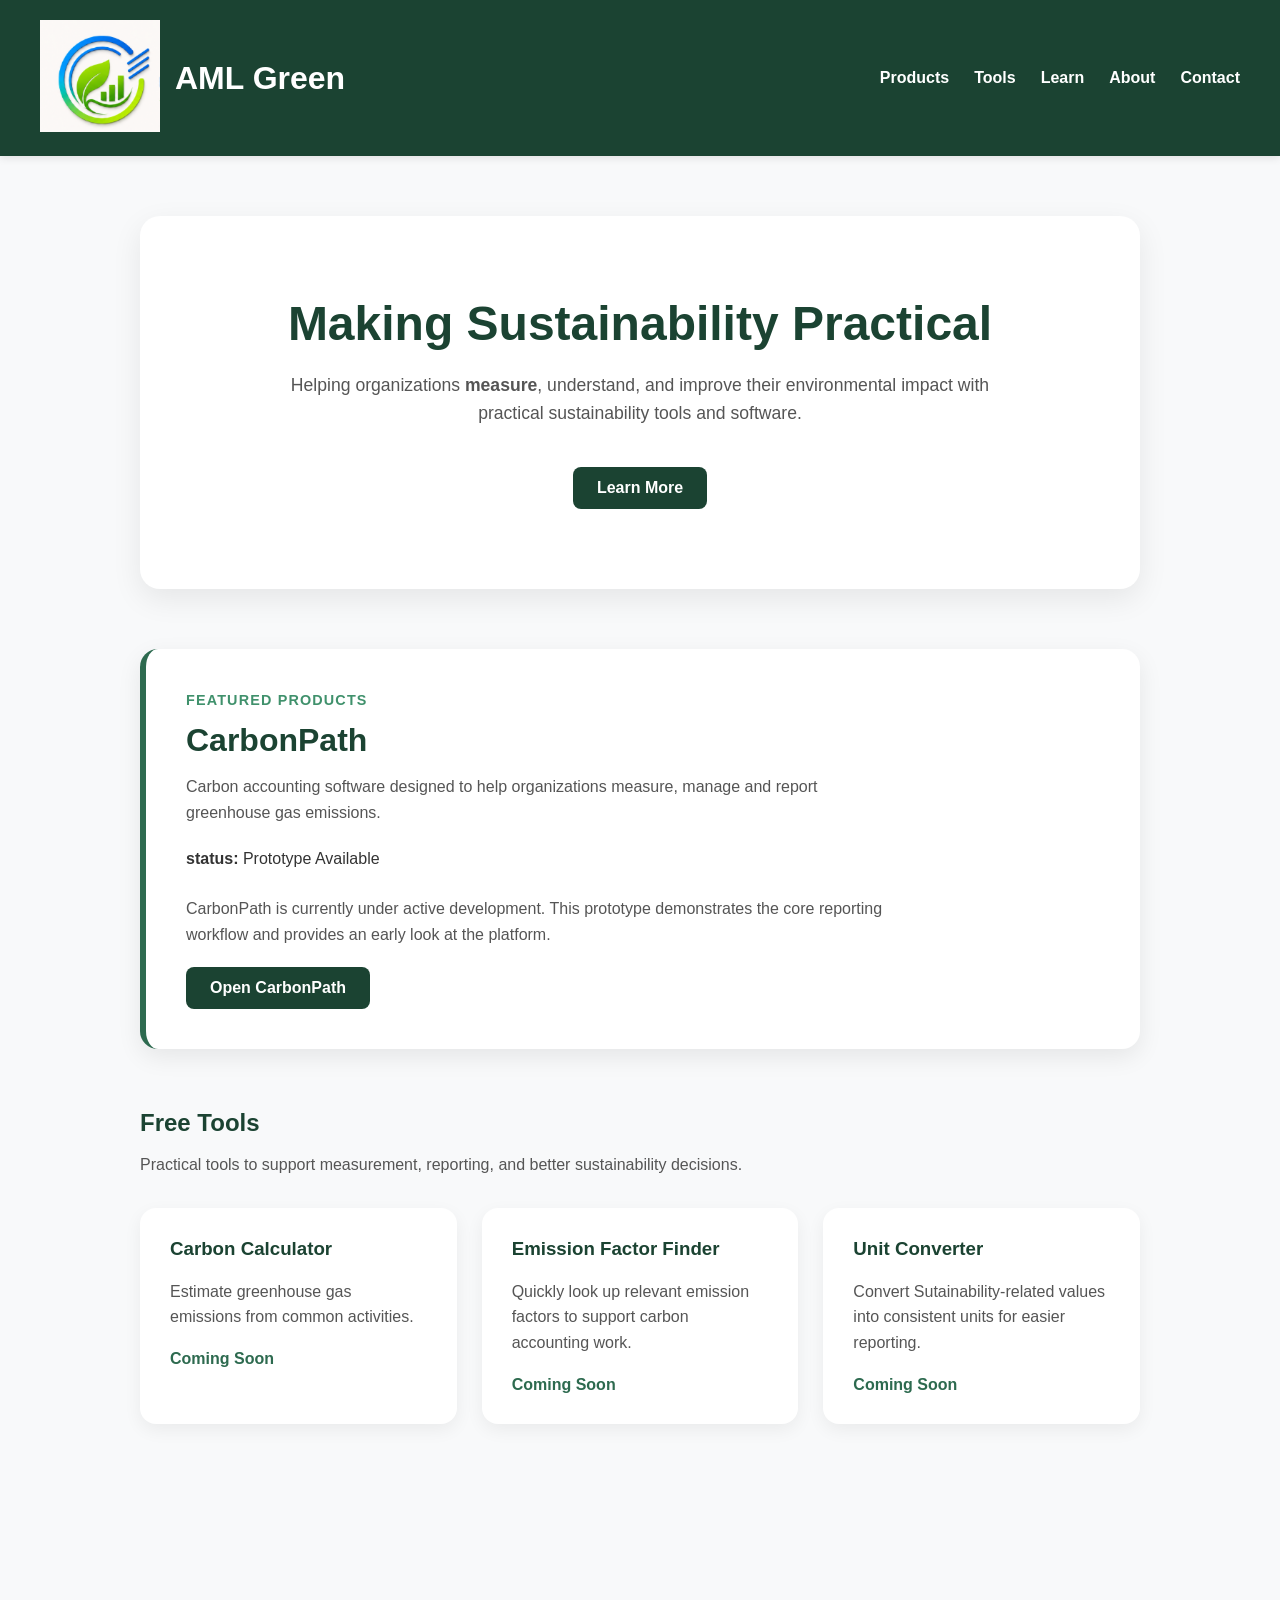
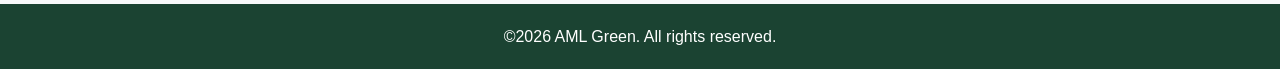
<file: index.html>
<!DOCTYPE html>
<html lang="en">
  
  <head>
    <meta charset="UTF-8">
    <meta name="viewport" content="width=device-width, initial-scale=1.0">
    <link rel="icon" type="image/x-icon" href="images/favicon.ico">
    <link rel="apple-touch-icon" sizes="180x180" href="images/apple-touch-icon.png">
<link rel="icon" type="image/png" sizes="32x32" href="images/favicon-32x32.png">
<link rel="icon" type="image/png" sizes="16x16" href="images/favicon-16x16.png">
<link rel="manifest" href="images/site.webmanifest">
    <title>AML Green</title>
    <link rel="stylesheet" href="style.css">
  </head>
  <body>
    <header>
      
      <!---WEBSITE LOGO STARTS HERE-->
      <div class="logo-container">
      <a href="index.html">
      <img src="images/logo.png" alt="AML logo">
      </a>
      <h1>AML Green</h1>
      </div>
      <!--navigation-->
    <nav aria-label="Main navigation">
      <ul>
        <li><a href="pages/products.html">Products</a></li>
        <li><a href="pages/tools.html">Tools</a></li>
        <li><a href="pages/learn.html">Learn</a></li>
        <li><a href="pages/about.html">About</a></li>
        <li><a href="pages/contact.html">Contact</a></li>
      </ul>
    </nav>
    </header>
    <main class="homepage"><!--main page content-->
    <!--Hero Section-->
      <section class="hero">
        <div class="container hero-content">
      <h2 class="hero-title">Making Sustainability Practical</h2>
      <p class="hero-text">Helping organizations <strong>measure</strong>, understand, and improve their environmental impact with practical sustainability tools and software.
      </p>
      <a href="pages/about.html" class="btn hero-btn">Learn More</a>
        </div>
      </section>

      <!--Feature product preview-->
      <section class="carbonpath-preview">
        <div class="container">
        <div class="feature-card">
          <p class="section-label">Featured Products</p>
        <h2 class="feature-title">CarbonPath</h2>
        <p class="feature-text">Carbon accounting software designed to help organizations measure, manage and report greenhouse gas emissions.</p>    
         <p class="product-status"><strong>status:</strong> Prototype Available</p>
          <p class="feature-text">CarbonPath is currently under active development. This prototype demonstrates the core reporting workflow and provides an early look at the platform.</p>
        <a href="https://carbonpath-architect-aw3v.bolt.host" class="btn feature-btn" target="_blank" rel="noopener noreferrer">Open CarbonPath</a>
        </div>
        </div>
        </section>

      <!--Free tools preview-->
      <section class="tools-preview">
        <div class="container">
          <div class="section-heading">
        <h2>Free Tools</h2>
            <p>Practical tools to support measurement, reporting, and better sustainability decisions.</p>
          </div>

          <div class="tool-cards">
            <article class="tool-card">
              <h3>Carbon Calculator</h3>
              <p>Estimate greenhouse gas emissions  from common activities.</p>
              <a href="pages/tools/carbon-calculator.html" class="tool-link">Coming Soon</a>
            </article>

            <article class="tool-card">
              <h3>Emission Factor Finder</h3>
              <p>Quickly look up relevant emission factors to support carbon accounting work.</p>
              <a href="pages/tools/emissions-factors.html" class="tool-link">Coming Soon</a>
            </article>

            <article class="tool-card">
              <h3>Unit Converter</h3>
              <p>Convert Sutainability-related values into consistent units for easier reporting.</p>
              <a href="pages/tools/unit-converter.html" class="tool-link">Coming Soon</a>
            </article>
          </div>
        </div>
      </section>
    </main>
    <footer><p>&copy;2026 AML Green. All rights reserved.</p></footer>
    <script src="script.js"></script>
  </body>
</html>
</file>
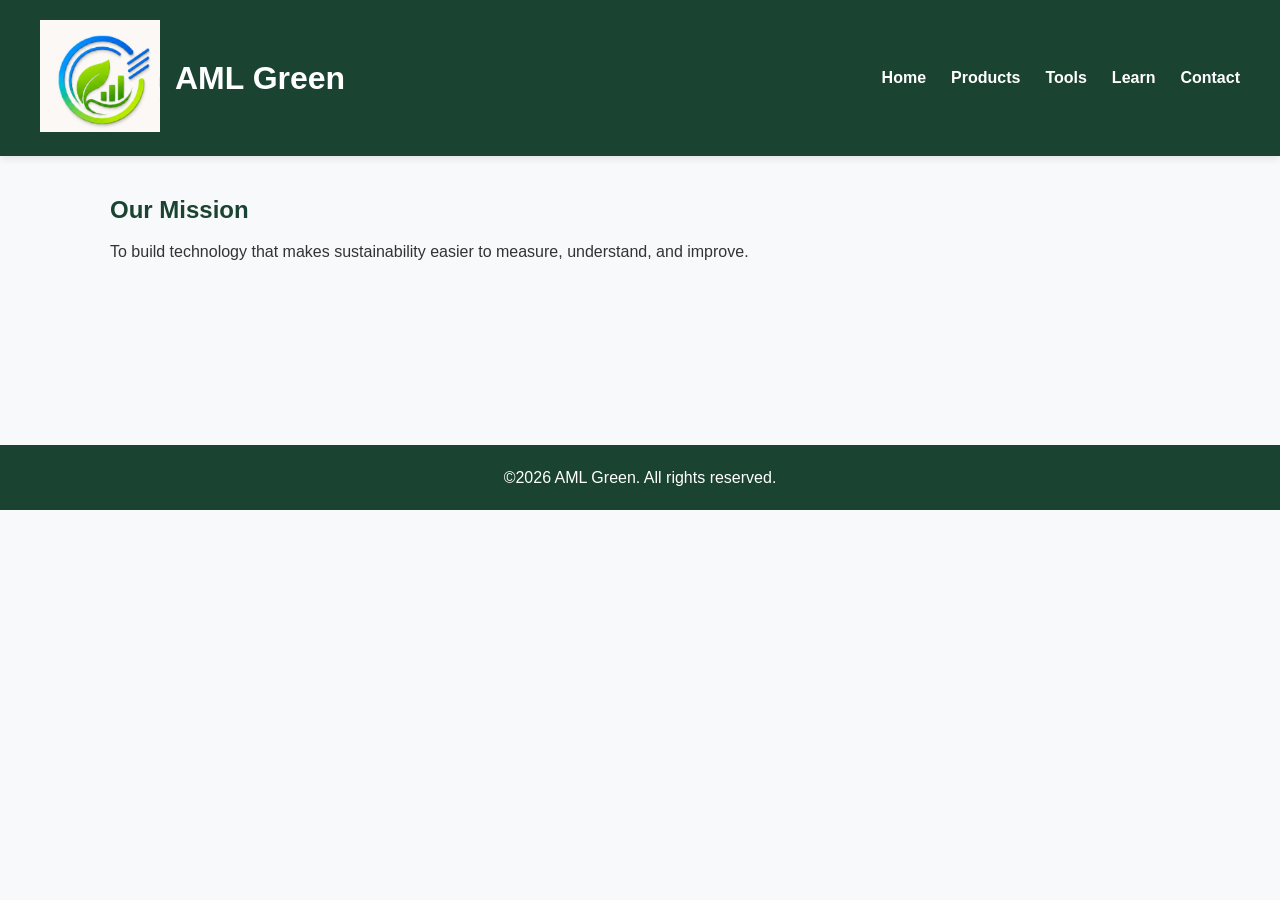
<file: pages/about.html>
<!DOCTYPE html>
<html lang="en">
  <head>
    <meta charset="UTF-8">
    <meta name="viewport" content="width=device-width, initial-scale=1.0">
    <link rel="icon" type="image/x-icon" href="../images/favicon.ico">
    <link rel="apple-touch-icon" sizes="180x180" href="../images/apple-touch-icon.png">
<link rel="icon" type="image/png" sizes="32x32" href="../images/favicon-32x32.png">
<link rel="icon" type="image/png" sizes="16x16" href="../images/favicon-16x16.png">
<link rel="manifest" href="../images/site.webmanifest">
    <title>AML Green</title>
    <link rel="stylesheet" href="../style.css">
  </head>
  <body>
    <header>
      <!--website logo comes under here-->
      <div class="logo-container">
        <a href="../index.html">
          <img src="../images/logo.png" alt="AML Green logo">
        </a>
        <h1>AML Green</h1>
      </div>
      <!--navigation-->
      <nav aria-label="Main navigation">
        <ul>
          <li><a href="../index.html">Home</a></li>
          <li><a href="products.html">Products</a></li>
          <li><a href="tools.html">Tools</a></li>
          <li><a href="learn.html">Learn</a></li>
          <li><a href="contact.html">Contact</a></li>
        </ul>
      </nav>
    </header>
    <main>
      <section>
        <h2>Our Mission</h2>
        <p>To build technology that makes sustainability easier to measure, understand, and improve.</p>
      </section>
    </main>
    <footer>
      <p>&copy;2026 AML Green. All rights reserved.</p>
      <script src="../script.js"></script>
    </footer>
  </body>
</html>
</file>
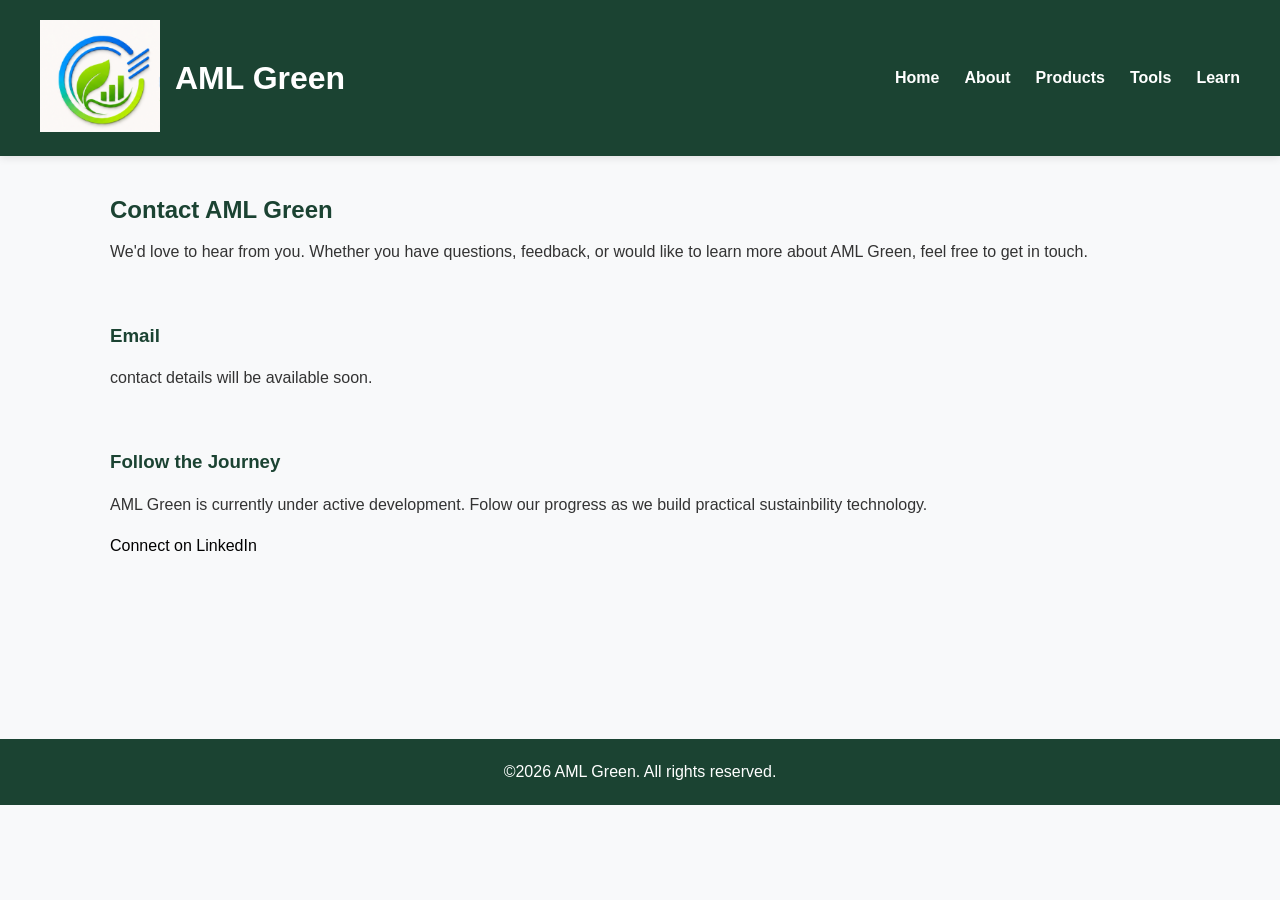
<file: pages/contact.html>
<!DOCTYPE html>
<html lang="en">
  <head>
   <meta charset="UTF-8">
    <meta name="viewport" content="width=device-width, initial-scale=1.0">
     <link rel="icon" type="image/x-icon" href="../images/favicon.ico">
    <link rel="apple-touch-icon" sizes="180x180" href="../images/apple-touch-icon.png">
<link rel="icon" type="image/png" sizes="32x32" href="../images/favicon-32x32.png">
<link rel="icon" type="image/png" sizes="16x16" href="../images/favicon-16x16.png">
<link rel="manifest" href="../images/site.webmanifest">
    <title>AML Green</title>
    <link rel="stylesheet" href="../style.css">
  </head>
  
  <body>
    <header>
      <!---WEBSITE LOGO STARTS HERE-->
      <div class="logo-container">
      <a href="../index.html">
      <img src="../images/logo.png" alt="AML Green logo">
      </a>
      <h1>AML Green</h1>
      </div>
      <!--navigation-->
    <nav aria-label="Main navigation">
      <ul>
        <li><a href="../index.html">Home</a></li>
         <li><a href="about.html">About</a></li>
        <li><a href="products.html">Products</a></li>
        <li><a href="tools.html">Tools</a></li>
        <li><a href="learn.html">Learn</a></li>
      </ul>
    </nav>
    </header>
    
    <main>
     <!--main page content-->
    <section>
     <h2>Contact AML Green</h2>
      <p>We'd love to hear from you. Whether you have questions, feedback, or would like to learn more about AML Green, feel free to get in touch.</p>
    </section>
      
      <section>
        <h3>Email</h3>
        <p>contact details will be available soon.</p>
         </section>
      
        <section>
          <h3>Follow the Journey</h3>
          <p>AML Green is currently under active development. Folow our progress as we build practical sustainbility technology.</p>

          <p><a href="https://www.linkedin.com/in/andronica-l-2309133a3" target="_blank" rel="noopener noreferrer">Connect on LinkedIn</a></p>
        </section>
    </main>
    
    <footer>
      <p>&copy;2026 AML Green. All rights reserved.</p>
      <script src="../script.js"></script>
    </footer>
  </body>
</html>
</file>
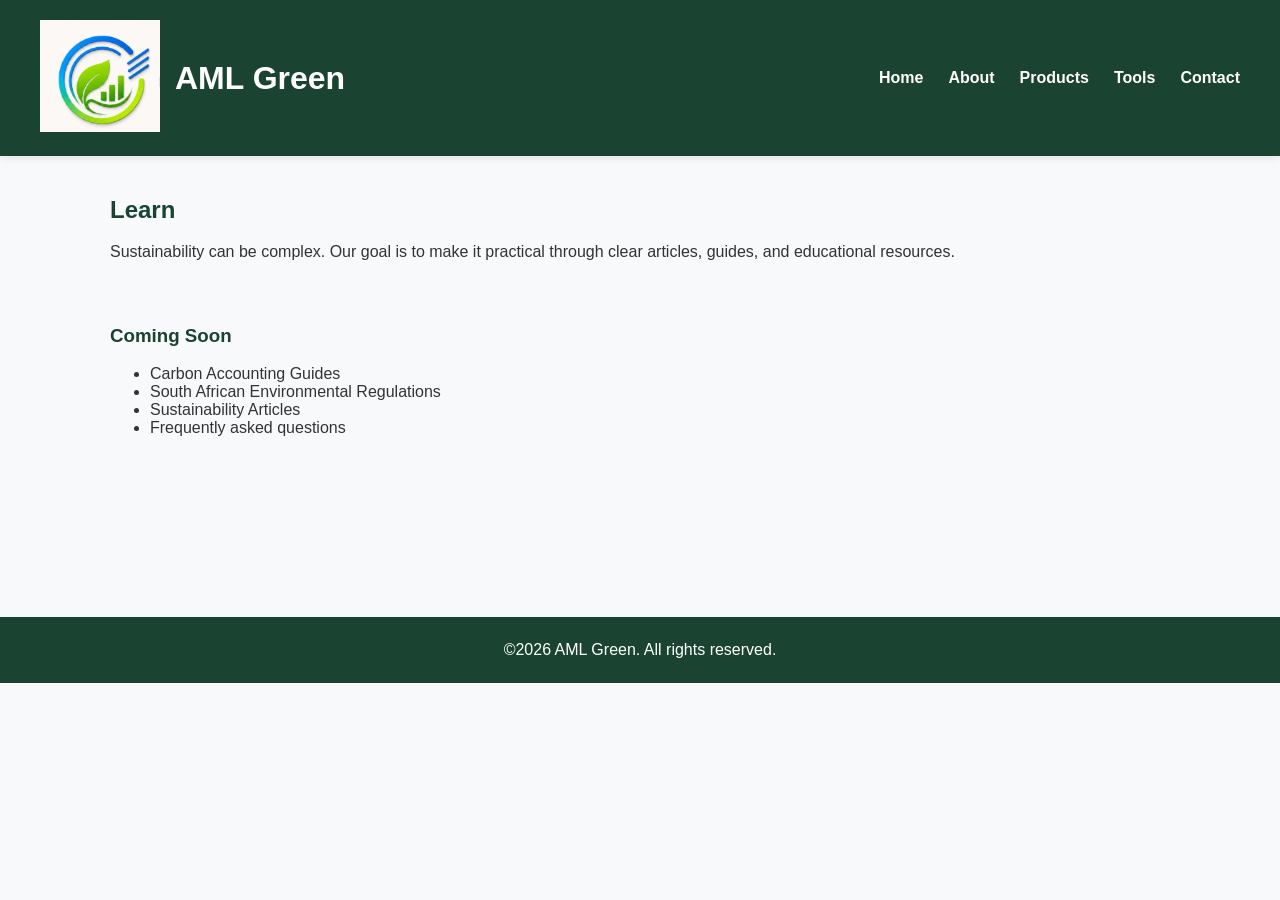
<file: pages/learn.html>
<!DOCTYPE html>
<html lang="en">
  <head>
   <meta charset="UTF-8">
    <meta name="viewport" content="width=device-width, initial-scale=1.0">
     <link rel="icon" type="image/x-icon" href="../images/favicon.ico">
    <link rel="apple-touch-icon" sizes="180x180" href="../images/apple-touch-icon.png">
<link rel="icon" type="image/png" sizes="32x32" href="../images/favicon-32x32.png">
<link rel="icon" type="image/png" sizes="16x16" href="../images/favicon-16x16.png">
<link rel="manifest" href="../images/site.webmanifest">
    <title>AML Green</title>
    <link rel="stylesheet" href="../style.css">
  </head>
  
  <body>
    <header>
      <!---WEBSITE LOGO STARTS HERE-->
      <div class="logo-container">
      <a href="../index.html">
      <img src="../images/logo.png" alt="AML Green logo">
      </a>
      <h1>AML Green</h1>
      </div>
      <!--navigation-->
    <nav aria-label="Main navigation">
      <ul>
        <li><a href="../index.html">Home</a></li>
        <li><a href="about.html">About</a></li>
        <li><a href="products.html">Products</a></li>
        <li><a href="tools.html">Tools</a></li>
        <li><a href="contact.html">Contact</a></li>
      </ul>
    </nav>
    </header>
    
    <main>
     <!--main page content-->
    <section>
      <h2>Learn</h2>
      <p>Sustainability can be complex. Our goal is to make it practical through clear articles, guides, and educational resources.</p>
    </section>
      <section>
        <h3>Coming Soon</h3>
        <ul>
          <li>Carbon Accounting Guides</li>
          <li>South African Environmental Regulations</li>
          <li>Sustainability Articles</li>
          <li>Frequently asked questions</li>
        </ul>
      </section>
    </main>
    
    <footer>
      <p>&copy;2026 AML Green. All rights reserved.</p>
      <script src="../script.js"></script>
    </footer>
  </body>
</html>
</file>
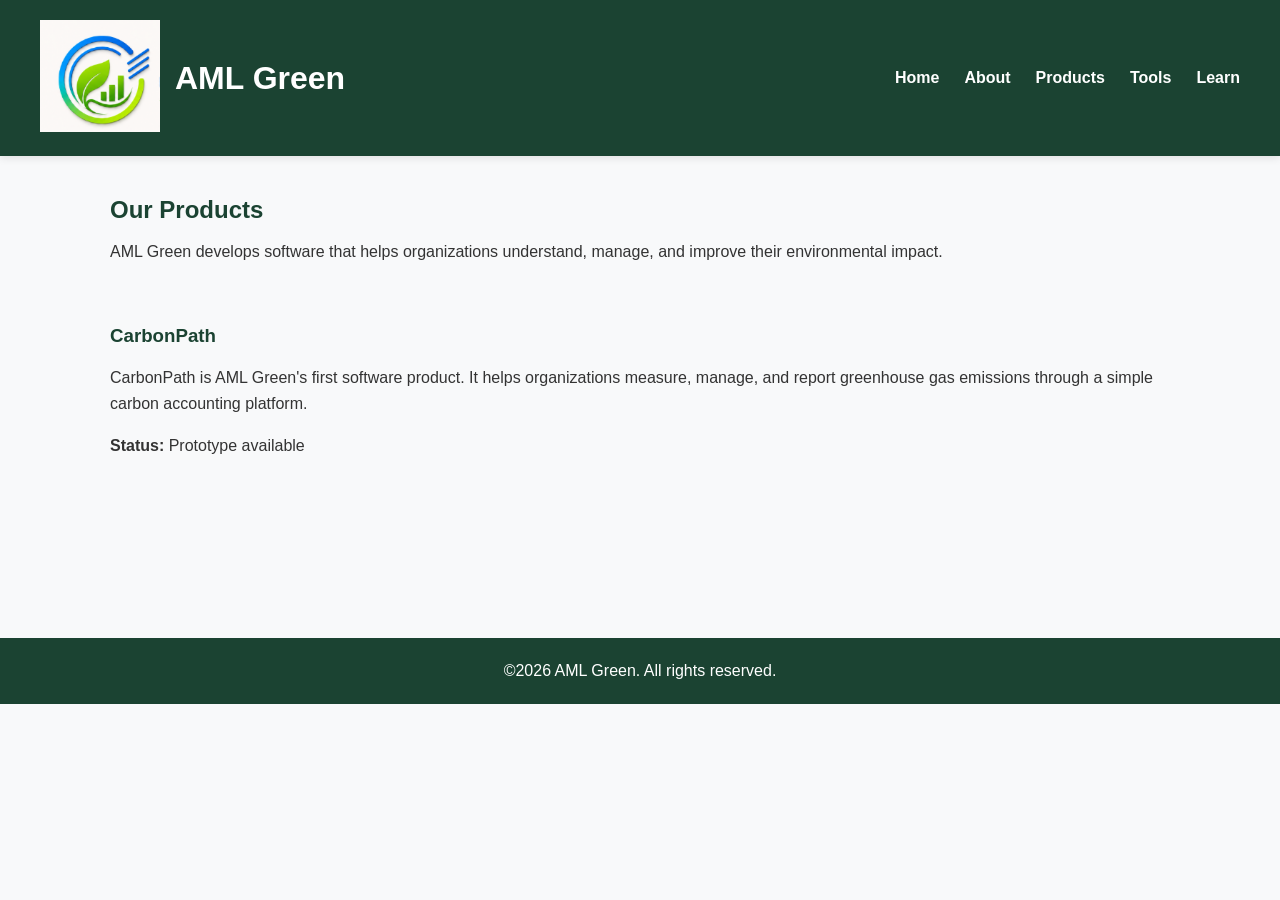
<file: pages/products.html>
<!DOCTYPE html>
<html lang="en">
  <head>
   <meta charset="UTF-8">
    <meta name="viewport" content="width=device-width, initial-scale=1.0">
     <link rel="icon" type="image/x-icon" href="../images/favicon.ico">
    <link rel="apple-touch-icon" sizes="180x180" href="../images/apple-touch-icon.png">
<link rel="icon" type="image/png" sizes="32x32" href="../images/favicon-32x32.png">
<link rel="icon" type="image/png" sizes="16x16" href="../images/favicon-16x16.png">
<link rel="manifest" href="../images/site.webmanifest">
    <title>AML Green</title>
    <link rel="stylesheet" href="../style.css">
  </head>
  
  <body>
    <header>
      <!---WEBSITE LOGO STARTS HERE-->
      <div class="logo-container">
      <a href="../index.html">
      <img src="../images/logo.png" alt="AML Green logo">
      </a>
      <h1>AML Green</h1>
      </div>
      <!--navigation-->
    <nav aria-label="Main navigation">
      <ul>
        <li><a href="../index.html">Home</a></li>
        <li><a href="about.html">About</a></li>
        <li><a href="products.html">Products</a></li>
        <li><a href="tools.html">Tools</a></li>
        <li><a href="learn.html">Learn</a></li>
      </ul>
    </nav>
    </header>
    
    <main>
     <!--main page content-->
    <section>
      <h2>Our Products</h2>
    <p>AML Green develops software that helps organizations understand, manage, and improve their environmental impact.</p>
    </section>
      <section> 
        <h3>CarbonPath</h3>
      <p>CarbonPath is AML Green's first software product. It helps organizations measure, manage, and report greenhouse gas emissions through a simple carbon accounting platform.</p>

        <p><strong>Status:</strong> Prototype available</p>
      </section>
    </main>
    
    <footer>
      <p>&copy;2026 AML Green. All rights reserved.</p>
      <script src="../script.js"></script>
    </footer>
  </body>
</html>
</file>
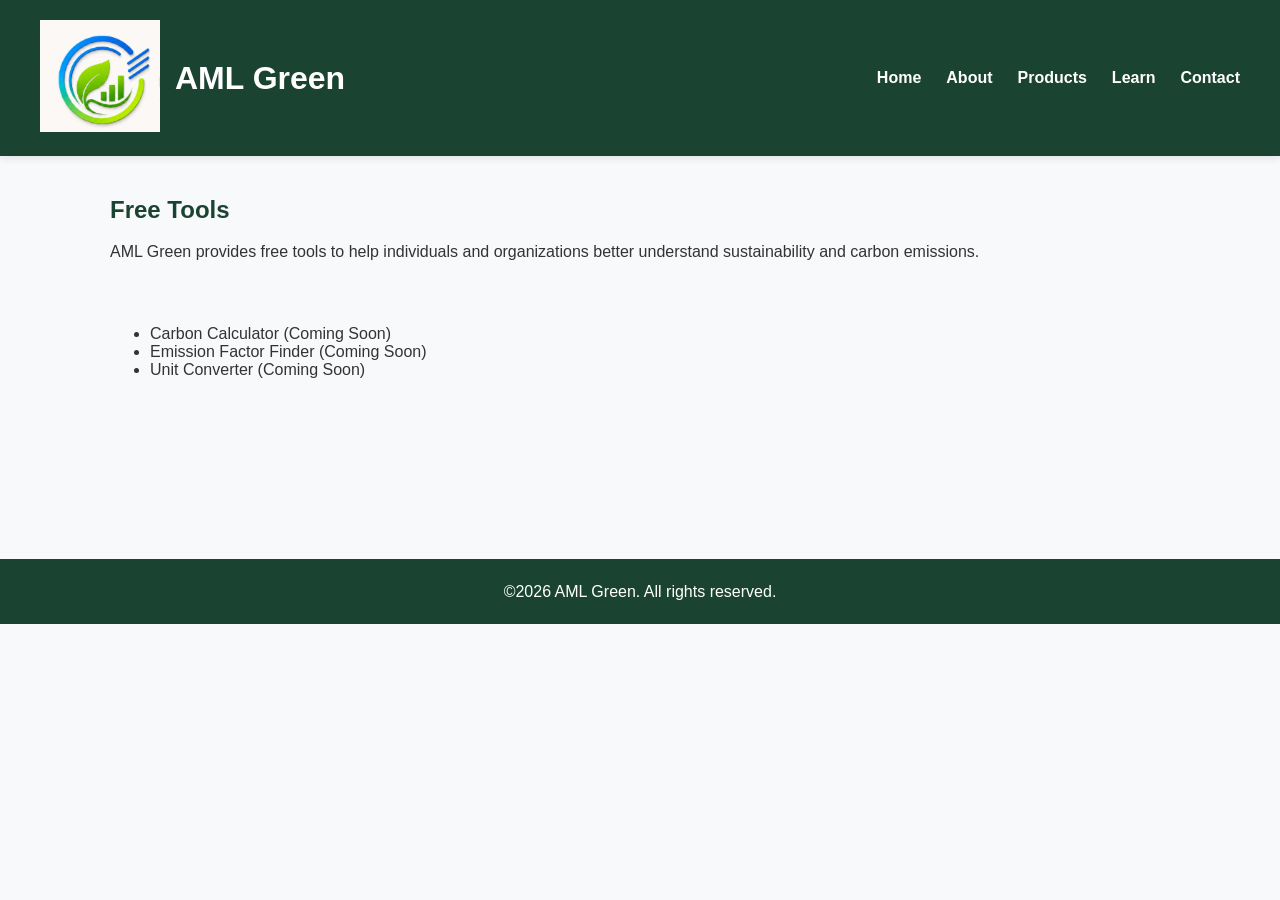
<file: pages/tools.html>
<!DOCTYPE html>
<html lang="en">
  <head>
   <meta charset="UTF-8">
    <meta name="viewport" content="width=device-width, initial-scale=1.0">
    <link rel="icon" type="image/x-icon" href="../images/favicon.ico">
    <link rel="apple-touch-icon" sizes="180x180" href="../images/apple-touch-icon.png">
<link rel="icon" type="image/png" sizes="32x32" href="../images/favicon-32x32.png">
<link rel="icon" type="image/png" sizes="16x16" href="../images/favicon-16x16.png">
<link rel="manifest" href="../images/site.webmanifest">
    <title>AML Green</title>
    <link rel="stylesheet" href="../style.css">
  </head>
  
  <body>
    <header>
      <!---WEBSITE LOGO STARTS HERE-->
      <div class="logo-container">
      <a href="../index.html">
      <img src="../images/logo.png" alt="AML Green logo">
      </a>
      <h1>AML Green</h1>
      </div>
      <!--navigation-->
    <nav aria-label="Main navigation">
      <ul>
        <li><a href="../index.html">Home</a></li>
         <li><a href="about.html">About</a></li>
        <li><a href="products.html">Products</a></li>
        <li><a href="learn.html">Learn</a></li>
        <li><a href="contact.html">Contact</a></li>
      </ul>
    </nav>
    </header>
    
    <main>
     <!--main page content-->
    <section>
        <h2>Free Tools</h2>
        <p>
            AML Green provides free tools to help individuals and organizations
            better understand sustainability and carbon emissions.
        </p>
    </section>

    <section>
        <ul>
            <li>Carbon Calculator (Coming Soon)</li>
            <li>Emission Factor Finder (Coming Soon)</li>
            <li>Unit Converter (Coming Soon)</li>
        </ul>
    </section>
    </main>
    
    <footer>
      <p>&copy;2026 AML Green. All rights reserved.</p>
      <script src="../script.js"></script>
    </footer>
  </body>
</html>
</file>
<file: style.css>
/* /* ===========================
   General Styles
=========================== */
/* body, main, section */
* {
   box-sizing: border-box;
  }
body {
   margin: 0;
     font-family: Arial, sans-serif;
      background-color: #F8F9FA;
      color: #333;
     }
main {
   max-width: 1100px;
     margin: 0 auto; /* centers content*/
     padding: 40px 20px 60px;
     }
section {
   margin-bottom: 60px;     
}
.container { 
            width: 100%; 
            max-width: 1000px;
            margin: 0 auto;
           }
/* ===========================
   Header
=========================== */
/* header */
header {
        background-color: #1B4332;
        color: white;
        display:flex;
        justify-content: space-between;
        align-items: center;
        box-shadow: 0 2px 8px rgba(0,0,0,0.1);
        padding: 20px 40px;
        flex-wrap: wrap;
        gap: 20px;
       } /* padding adds space inside the element - header*/ /*logo sits on the left.The navigation sits on the right. */


/* ===========================
   Navigation
=========================== */
/* nav */
nav ul { 
        list-style: none;  /*this removes the bullets*/ 
        display: flex; /* this makes the nav element go horizontally insted of vetically*/
        gap: 25px;
        margin: 0;
        padding: 0;
        flex-wrap: wrap;
       }
nav a { 
       color: white;
       text-decoration: none;
       font-weight: bold;
}
nav a:hover {
       color: #95D5B2;
            }

/* ===========================
   Logo
=========================== */
/* logo */

.logo-container {
                 display: flex;
                 align-items: center;
                 gap: 15px; /* make even spacing instead of aligning to the left side */
                }
.logo-container img {
                 width: 120px;
                 height: auto;
                    }
.logo-container img:hover {
                 opacity: 0.9;
  
}
.logo-container h1 {
                  margin: 0;
                  font-size: 2rem;
                   }


/* ===========================
   Typography
=========================== */
/* h1, h2, p */
h1 {
   font-size: 2rem;
   }
h2 {
   color: #1B4332;
   margin-top: 0;
   margin-bottom: 15px;
   }
h3 {
   margin-top: 0;
   color: #1B4332;
}
p {
   line-height: 1.6; 
   margin-top: 0;
}
a {
   color: black;
  text-decoration: none;
  } /* This text decoration property removes the underline in the link*/


/* ===========================
   Buttons
=========================== */
/* .btn */
.btn {
      display: inline-block;
      background-color: #1B4332;
      color: white;
      padding: 12px 24px;
      border-radius: 8px;
      font-weight: bold;
      text-decoration: none;
      transition: background-color 0.3s ease, transform 0.2s ease;
}
.btn:hover {
   background-color: #2D6A4F;
   transform: translateY(-2px);         
}

/* ===========================
   Homepage hero
=========================== */
.hero {
   margin-top: 20px;
}
.hero-content {
   background-color: white;
   border-radius: 20px;
   padding: 80px 40px;
   text-align: center;
   box-shadow: 0 10px 30px rgba(0, 0, 0, 0.08);
}
.hero-title {
   font-size: 3rem;
   margin-bottom: 20px;
   color: #1B4332;
}
.hero-text {
   max-width: 700px;
   margin: 0 auto 30px;
   font-size: 1.1rem;
   color: #555;
}
.hero-btn {
   margin-top: 10px;
}

/* ===========================
   CarbonPath preview
=========================== */
.carbonpath-preview .feature-card {
   background-color: white;
   border-radius: 18px;
   padding: 40px;
   box-shadow: 0 8px 24px rgba(0, 0, 0, 0.08);
   border-left: 6px solid #2D6A4F;
}
.section-label {
   font-size: 0.9rem;
   font-weight: bold;
   text-transform: uppercase;
   letter-spacing: 0.08em;
   color: #40916C;
   margin-bottom: 10px;
}
.feature-title {
   font-size: 2rem;
   margin-bottom: 15px;
}
.feature-text {
   max-width: 700px;
   margin-bottom: 20px;
   color: #555;
}
.product-status {
   margin-bottom: 25px;
   font-size: 1rem;
}

/* ===========================
   Tools preview
=========================== */
.section-heading {
   margin-bottom: 30px;
}
.section-heading p {
max-width: 700px;
   color: #555;
}
.tool-cards {
   display: flex;
   gap: 25px;
   flex-wrap: wrap;
}
.tool-card {
   background-color: white;
   border-radius: 16px;
   padding: 30px;
   box-shadow: 0 6px 18px rgba(0, 0, 0, 0.06);
   flex: 1 1 280px
}
.tool-card p {
   color: #555;
   margin-bottom: 20px;
}
.tool-link {
font-weight: bold;
   color: #2D6A4F;
}
.tool-link:hover {
   color: #1B4332;
}

/* ===========================
   Footer
=========================== */
/* footer */
footer {background-color: #1B4332;
        color: white;
        text-align: center;
        padding: 20px;
        margin-top: 60px;
       }
footer p {
   margin: 0;
}


/* ===========================
   Responsive Design
=========================== */
/* media query */
@media (max-width: 768px) {
     header {
          flex-direction: column;
          text-align: center;
     }
     nav ul {
          flex-direction: column;
          gap: 15px;
          margin-top: 20px;
     }
     main {
          padding: 30px 16px 50px;
     }
   .hero-content {
      padding: 50px 24px;
   }
   .hero-title {
      font-size: 2.2rem;
   }
   .feature-card {
      padding: 28px;
   }
   .tool-cards{
      flex-direction: column;
   }
   nav ul {
      gap: 15px;
   }
   .logo-container {
      font-size: 1.6rem;
   }
}
</file>
